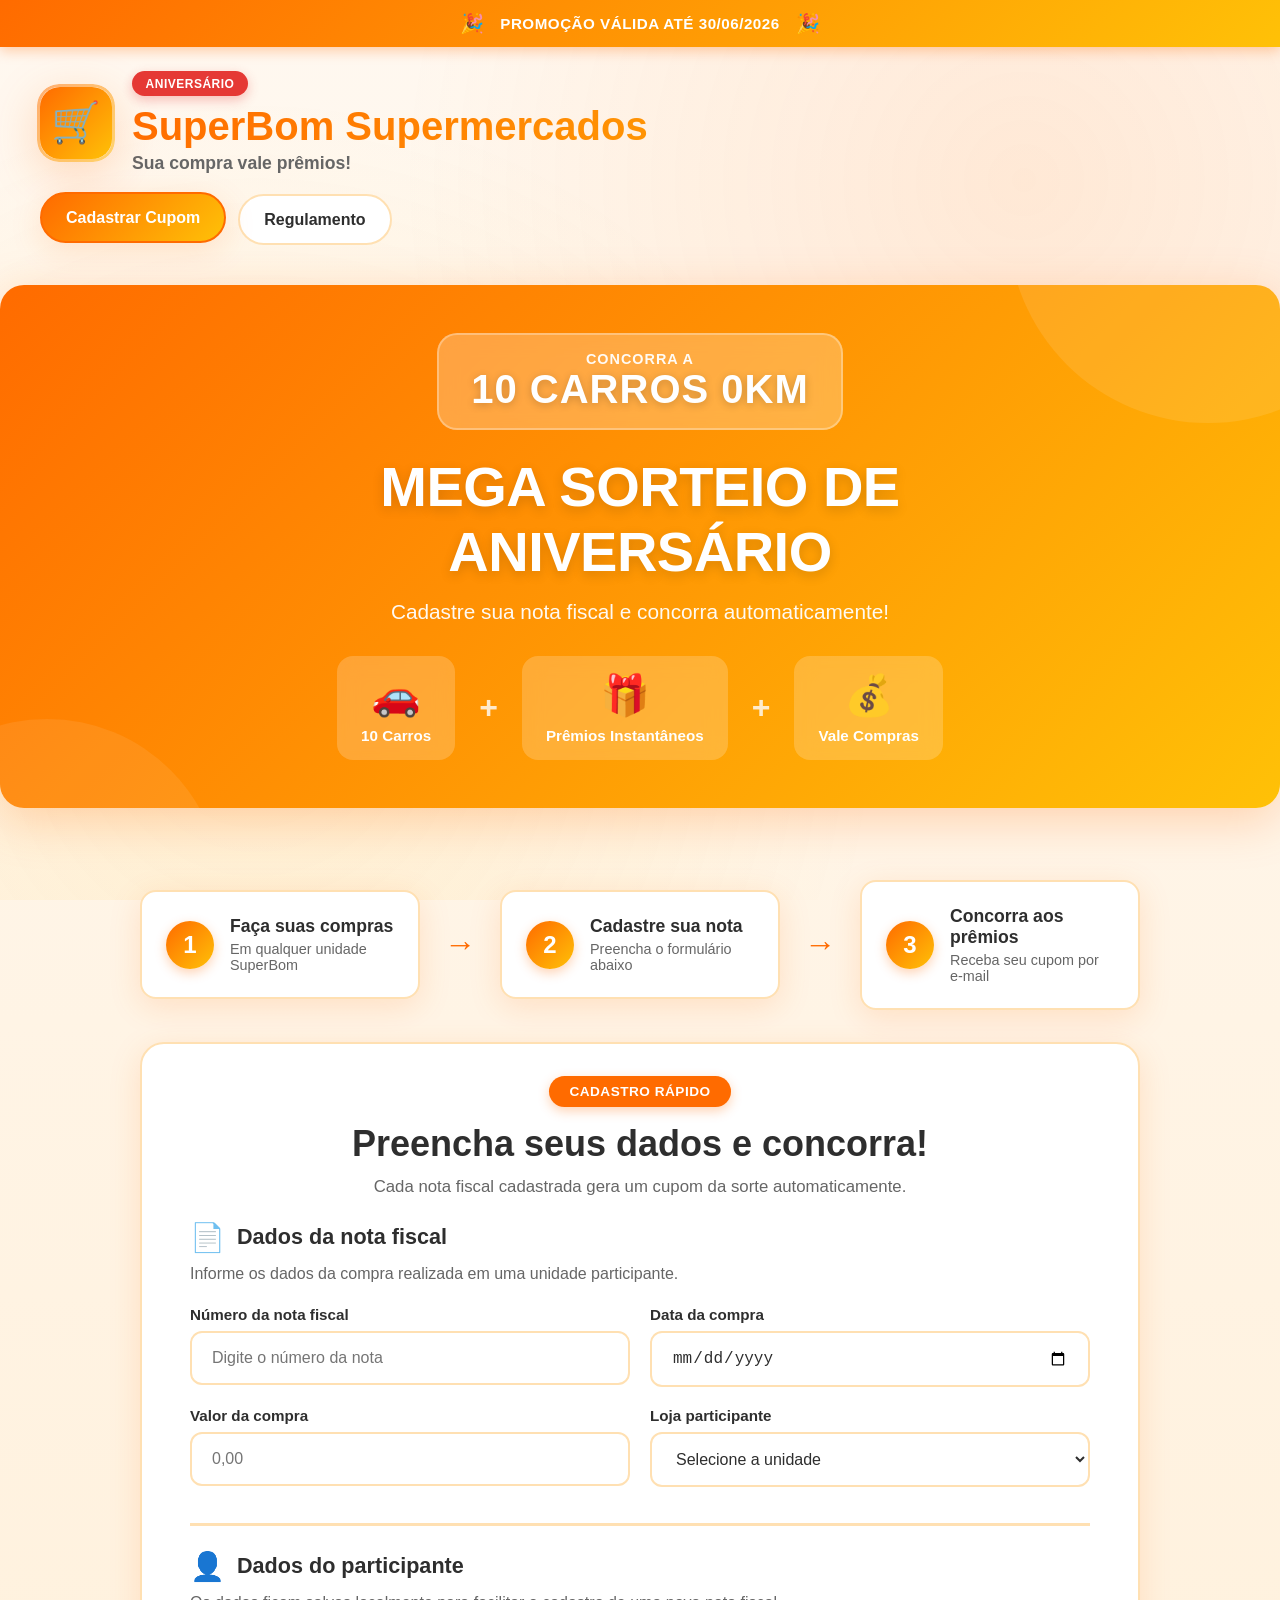
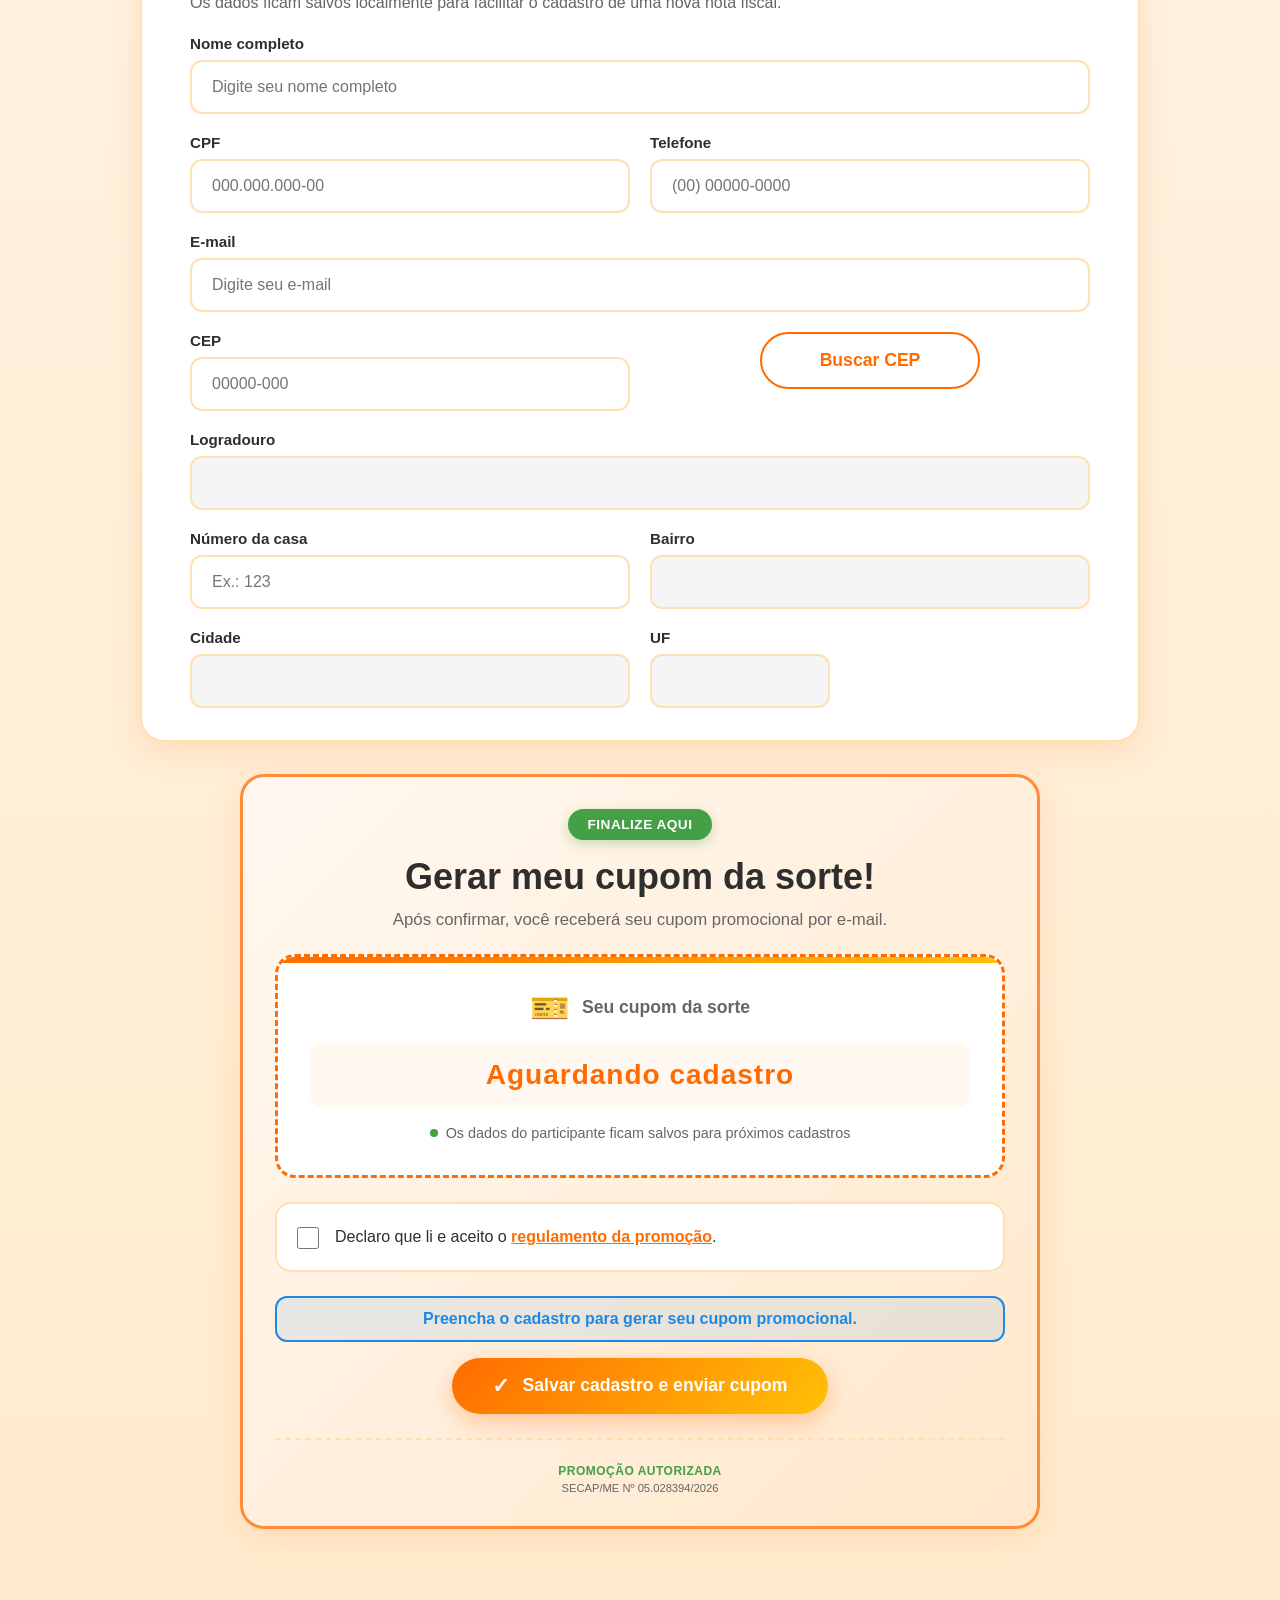
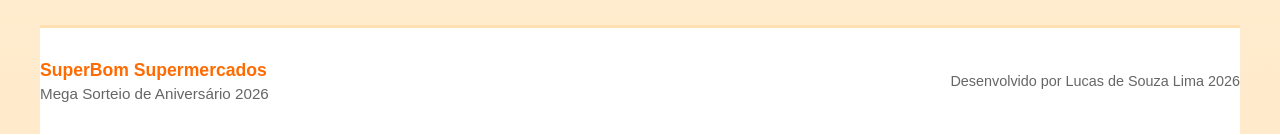
<file: Superbom/index.html>
<!DOCTYPE html>
<html lang="pt-BR">
<head>
  <meta charset="UTF-8">
  <meta name="viewport" content="width=device-width, initial-scale=1.0">
  <meta name="description" content="Super Sorteio Premiado 2026 - cadastre sua nota fiscal, gere seu cupom e concorra a carros.">
  <title>SuperBom Supermercados - MEGA SORTEIO 2026!</title>
  <link rel="stylesheet" href="css/style.css">
  <script src="js/app.js" defer></script>
</head>
<body>
  <div class="promo-ribbon">
    <div class="ribbon-content">
      <span class="ribbon-icon">🎉</span>
      <span class="ribbon-text">PROMOÇÃO VÁLIDA ATÉ 30/06/2026</span>
      <span class="ribbon-icon">🎉</span>
    </div>
  </div>

  <header class="site-header">
    <div class="brand">
      <div class="brand-mark" aria-hidden="true">🛒</div>
      <div class="brand-info">
        <div class="anniversary-badge">ANIVERSÁRIO</div>
        <h1>SuperBom Supermercados</h1>
        <p class="brand-tagline">Sua compra vale prêmios!</p>
      </div>
    </div>

    <nav aria-label="Menu principal">
      <ul class="nav-list">
        <li><a class="active" href="index.html">Cadastrar Cupom</a></li>
        <li><a href="regulamento.html">Regulamento</a></li>
      </ul>
    </nav>
  </header>

  <div class="hero-banner">
    <div class="hero-content">
      <div class="hero-badge">
        <span class="hero-badge-text">CONCORRA A</span>
        <span class="hero-badge-prize">10 CARROS 0KM</span>
      </div>
      <h2 class="hero-title">MEGA SORTEIO DE ANIVERSÁRIO</h2>
      <p class="hero-subtitle">Cadastre sua nota fiscal e concorra automaticamente!</p>
      <div class="hero-prizes">
        <div class="prize-item">
          <span class="prize-icon">🚗</span>
          <span class="prize-label">10 Carros</span>
        </div>
        <div class="prize-separator">+</div>
        <div class="prize-item">
          <span class="prize-icon">🎁</span>
          <span class="prize-label">Prêmios Instantâneos</span>
        </div>
        <div class="prize-separator">+</div>
        <div class="prize-item">
          <span class="prize-icon">💰</span>
          <span class="prize-label">Vale Compras</span>
        </div>
      </div>
    </div>
  </div>

  <main class="page home-page">
    <div class="promo-steps">
      <div class="step-card">
        <div class="step-number">1</div>
        <div class="step-content">
          <h3>Faça suas compras</h3>
          <p>Em qualquer unidade SuperBom</p>
        </div>
      </div>
      <div class="step-arrow">→</div>
      <div class="step-card">
        <div class="step-number">2</div>
        <div class="step-content">
          <h3>Cadastre sua nota</h3>
          <p>Preencha o formulário abaixo</p>
        </div>
      </div>
      <div class="step-arrow">→</div>
      <div class="step-card">
        <div class="step-number">3</div>
        <div class="step-content">
          <h3>Concorra aos prêmios</h3>
          <p>Receba seu cupom por e-mail</p>
        </div>
      </div>
    </div>

    <section class="home-stack">
      <article class="card home-card cadastro-card">
        <div class="section-title-promo">
          <div class="title-badge">CADASTRO RÁPIDO</div>
          <h2>Preencha seus dados e concorra!</h2>
          <p>Cada nota fiscal cadastrada gera um cupom da sorte automaticamente.</p>
        </div>

        <form id="formCadastro" class="form-grid cadastro-form-grid" novalidate>
          <div class="form-divider full">
            <div class="divider-header">
              <span class="divider-icon">📄</span>
              <h3>Dados da nota fiscal</h3>
            </div>
            <p>Informe os dados da compra realizada em uma unidade participante.</p>
          </div>

          <div class="field">
            <label for="numeroNota">Número da nota fiscal</label>
            <input type="text" id="numeroNota" name="numeroNota" placeholder="Digite o número da nota" maxlength="30" required>
          </div>

          <div class="field">
            <label for="dataCompra">Data da compra</label>
            <input type="date" id="dataCompra" name="dataCompra" required>
          </div>

          <div class="field">
            <label for="valorCompra">Valor da compra</label>
            <input type="number" id="valorCompra" name="valorCompra" placeholder="0,00" step="0.01" min="0.01" required>
          </div>

          <div class="field">
            <label for="loja">Loja participante</label>
            <select id="loja" name="loja" required>
              <option value="">Selecione a unidade</option>
              <option value="Unidade Centro">Unidade Centro</option>
              <option value="Unidade Norte">Unidade Norte</option>
              <option value="Unidade Sul">Unidade Sul</option>
              <option value="Unidade Leste">Unidade Leste</option>
              <option value="Unidade Oeste">Unidade Oeste</option>
            </select>
          </div>

          <div class="form-divider full">
            <div class="divider-header">
              <span class="divider-icon">👤</span>
              <h3>Dados do participante</h3>
            </div>
            <p>Os dados ficam salvos localmente para facilitar o cadastro de uma nova nota fiscal.</p>
          </div>

          <div class="field full">
            <label for="nome">Nome completo</label>
            <input type="text" id="nome" name="nome" placeholder="Digite seu nome completo" maxlength="80" required>
          </div>

          <div class="field">
            <label for="cpf">CPF</label>
            <input type="text" id="cpf" name="cpf" placeholder="000.000.000-00" maxlength="14" inputmode="numeric" required>
          </div>

          <div class="field">
            <label for="telefone">Telefone</label>
            <input type="text" id="telefone" name="telefone" placeholder="(00) 00000-0000" maxlength="15" inputmode="numeric" required>
          </div>

          <div class="field full">
            <label for="email">E-mail</label>
            <input type="email" id="email" name="email" placeholder="Digite seu e-mail" maxlength="120" required>
          </div>

          <div class="field">
            <label for="cep">CEP</label>
            <input type="text" id="cep" name="cep" placeholder="00000-000" maxlength="9" inputmode="numeric" required>
          </div>

          <div class="field field-button">
            <label class="sr-only" for="buscarCep">Buscar CEP</label>
            <button type="button" id="buscarCep" class="secondary-btn">Buscar CEP</button>
          </div>

          <div class="field full">
            <label for="logradouro">Logradouro</label>
            <input type="text" id="logradouro" name="logradouro" readonly>
          </div>

          <div class="field">
            <label for="numeroCasa">Número da casa</label>
            <input type="text" id="numeroCasa" name="numeroCasa" placeholder="Ex.: 123" maxlength="20" required>
          </div>

          <div class="field">
            <label for="bairro">Bairro</label>
            <input type="text" id="bairro" name="bairro" readonly>
          </div>

          <div class="field">
            <label for="cidade">Cidade</label>
            <input type="text" id="cidade" name="cidade" readonly>
          </div>

          <div class="field field-uf">
            <label for="uf">UF</label>
            <input type="text" id="uf" name="uf" readonly>
          </div>
        </form>
      </article>

      <section class="card home-card home-actions promo-card">
        <div class="section-title-promo">
          <div class="title-badge success-badge">FINALIZE AQUI</div>
          <h2>Gerar meu cupom da sorte!</h2>
          <p>Após confirmar, você receberá seu cupom promocional por e-mail.</p>
        </div>

        <div class="cupom-box">
          <div class="cupom-header">
            <span class="cupom-icon">🎫</span>
            <span class="cupom-label">Seu cupom da sorte</span>
          </div>
          <strong id="cupomGerado" class="cupom-code">Aguardando cadastro</strong>
          <div class="cupom-footer">
            <span class="pulse-dot"></span>
            <small class="status-text">Os dados do participante ficam salvos para próximos cadastros</small>
          </div>
        </div>

        <div class="check-field">
          <input type="checkbox" id="aceiteRegulamento" name="aceiteRegulamento">
          <label for="aceiteRegulamento">
            Declaro que li e aceito o
            <a href="regulamento.html">regulamento da promoção</a>.
          </label>
        </div>

        <div id="mensagem" class="message" role="status" aria-live="polite"></div>

        <div class="actions actions-centered">
          <button type="button" id="salvarCadastro" class="primary-btn">
            <span class="btn-icon">✓</span>
            Salvar cadastro e enviar cupom
          </button>
        </div>

        <div class="promo-seal">
          <span class="seal-text">PROMOÇÃO AUTORIZADA</span>
          <span class="seal-detail">SECAP/ME Nº 05.028394/2026</span>
        </div>
      </section>
    </section>
  </main>

  <footer class="site-footer">
    <div class="footer-content">
      <div class="footer-promo">
        <strong>SuperBom Supermercados</strong>
        <p>Mega Sorteio de Aniversário 2026</p>
      </div>
      <div class="footer-credits">
        <p>Desenvolvido por Lucas de Souza Lima 2026</p>
      </div>
    </div>
  </footer>
</body>
</html>
</file>
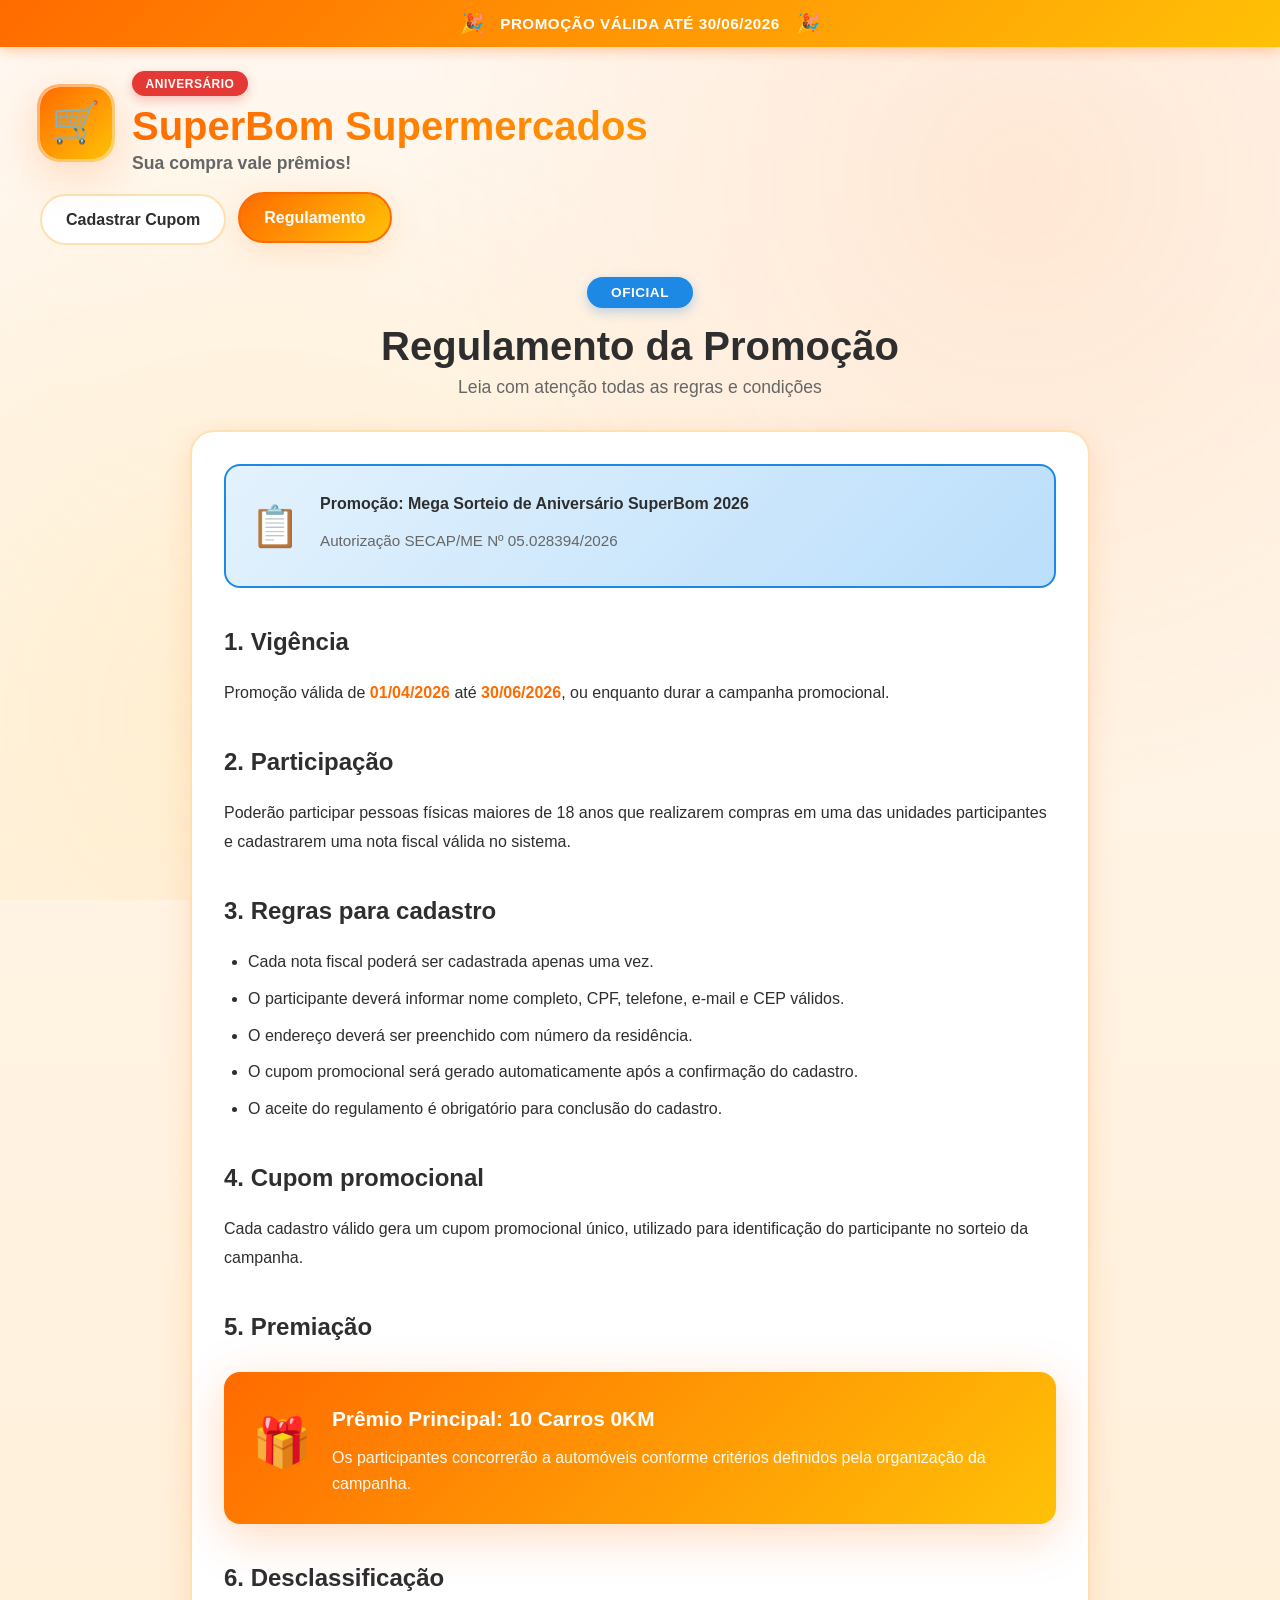
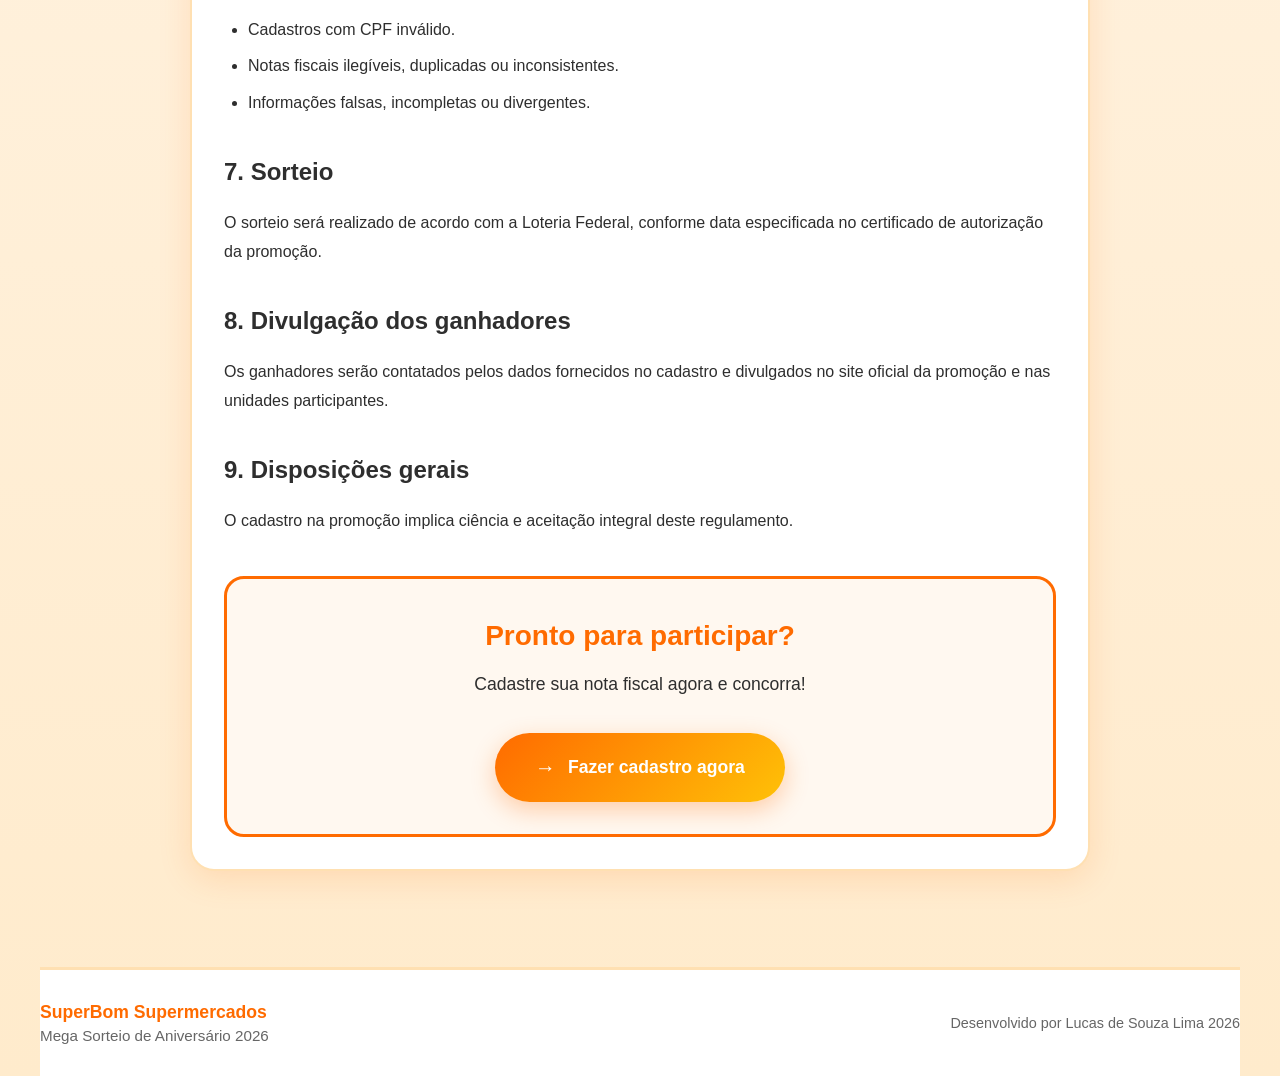
<file: Superbom/regulamento.html>
<!DOCTYPE html>
<html lang="pt-BR">
<head>
  <meta charset="UTF-8">
  <meta name="viewport" content="width=device-width, initial-scale=1.0">
  <meta name="description" content="Regulamento da promoção Super Sorteio Premiado 2026.">
  <title>SuperBom Supermercados - Regulamento</title>
  <link rel="stylesheet" href="css/style.css">
</head>
<body>
  <div class="promo-ribbon">
    <div class="ribbon-content">
      <span class="ribbon-icon">🎉</span>
      <span class="ribbon-text">PROMOÇÃO VÁLIDA ATÉ 30/06/2026</span>
      <span class="ribbon-icon">🎉</span>
    </div>
  </div>

  <header class="site-header">
    <div class="brand">
      <div class="brand-mark" aria-hidden="true">🛒</div>
      <div class="brand-info">
        <div class="anniversary-badge">ANIVERSÁRIO</div>
        <h1>SuperBom Supermercados</h1>
        <p class="brand-tagline">Sua compra vale prêmios!</p>
      </div>
    </div>

    <nav aria-label="Menu principal">
      <ul class="nav-list">
        <li><a href="index.html">Cadastrar Cupom</a></li>
        <li><a class="active" href="regulamento.html">Regulamento</a></li>
      </ul>
    </nav>
  </header>

  <main class="page narrow-page">
    <div class="regulamento-header">
      <div class="reg-badge">OFICIAL</div>
      <h2>Regulamento da Promoção</h2>
      <p>Leia com atenção todas as regras e condições</p>
    </div>

    <section class="card prose">
      <div class="info-box">
        <div class="info-icon">📋</div>
        <div class="info-content">
          <strong>Promoção: Mega Sorteio de Aniversário SuperBom 2026</strong>
          <p>Autorização SECAP/ME Nº 05.028394/2026</p>
        </div>
      </div>

      <h3>1. Vigência</h3>
      <p>
        Promoção válida de <strong>01/04/2026</strong> até <strong>30/06/2026</strong>,
        ou enquanto durar a campanha promocional.
      </p>

      <h3>2. Participação</h3>
      <p>
        Poderão participar pessoas físicas maiores de 18 anos que realizarem compras em uma
        das unidades participantes e cadastrarem uma nota fiscal válida no sistema.
      </p>

      <h3>3. Regras para cadastro</h3>
      <ul>
        <li>Cada nota fiscal poderá ser cadastrada apenas uma vez.</li>
        <li>O participante deverá informar nome completo, CPF, telefone, e-mail e CEP válidos.</li>
        <li>O endereço deverá ser preenchido com número da residência.</li>
        <li>O cupom promocional será gerado automaticamente após a confirmação do cadastro.</li>
        <li>O aceite do regulamento é obrigatório para conclusão do cadastro.</li>
      </ul>

      <h3>4. Cupom promocional</h3>
      <p>
        Cada cadastro válido gera um cupom promocional único, utilizado para identificação
        do participante no sorteio da campanha.
      </p>

      <h3>5. Premiação</h3>
      <div class="prize-highlight">
        <div class="prize-highlight-icon">🎁</div>
        <div class="prize-highlight-content">
          <strong>Prêmio Principal: 10 Carros 0KM</strong>
          <p>Os participantes concorrerão a automóveis conforme critérios definidos pela organização da campanha.</p>
        </div>
      </div>

      <h3>6. Desclassificação</h3>
      <ul>
        <li>Cadastros com CPF inválido.</li>
        <li>Notas fiscais ilegíveis, duplicadas ou inconsistentes.</li>
        <li>Informações falsas, incompletas ou divergentes.</li>
      </ul>

      <h3>7. Sorteio</h3>
      <p>
        O sorteio será realizado de acordo com a Loteria Federal, conforme data especificada
        no certificado de autorização da promoção.
      </p>

      <h3>8. Divulgação dos ganhadores</h3>
      <p>
        Os ganhadores serão contatados pelos dados fornecidos no cadastro e divulgados
        no site oficial da promoção e nas unidades participantes.
      </p>

      <h3>9. Disposições gerais</h3>
      <p>
        O cadastro na promoção implica ciência e aceitação integral deste regulamento.
      </p>

      <div class="cta-box">
        <h3>Pronto para participar?</h3>
        <p>Cadastre sua nota fiscal agora e concorra!</p>
        <a href="index.html" class="primary-btn">
          <span class="btn-icon">→</span>
          Fazer cadastro agora
        </a>
      </div>
    </section>
  </main>

  <footer class="site-footer">
    <div class="footer-content">
      <div class="footer-promo">
        <strong>SuperBom Supermercados</strong>
        <p>Mega Sorteio de Aniversário 2026</p>
      </div>
      <div class="footer-credits">
        <p>Desenvolvido por Lucas de Souza Lima 2026</p>
      </div>
    </div>
  </footer>
</body>
</html>
</file>
<file: Superbom/css/style.css>
:root {
  --orange-primary: #FF6B00;
  --orange-dark: #E65100;
  --orange-light: #FF8C3A;
  --yellow-accent: #FFC107;
  --red-promo: #E53935;
  --green-success: #43A047;
  --blue-info: #1E88E5;

  --bg-gradient: linear-gradient(135deg, #FF6B00 0%, #FFC107 100%);
  --surface: #ffffff;
  --surface-soft: #FFF8F0;
  --border: #FFE0B2;
  --text-dark: #2E2E2E;
  --text-light: #666666;
  --shadow: 0 8px 32px rgba(255, 107, 0, 0.15);
  --shadow-strong: 0 12px 48px rgba(255, 107, 0, 0.25);
  --radius: 16px;
  --radius-large: 24px;
}

* {
  box-sizing: border-box;
  margin: 0;
  padding: 0;
}

html {
  scroll-behavior: smooth;
}

body {
  min-height: 100vh;
  font-family: -apple-system, BlinkMacSystemFont, 'Segoe UI', 'Roboto', 'Oxygen', 'Ubuntu', 'Cantarell', sans-serif;
  color: var(--text-dark);
  background: linear-gradient(180deg, #FFF8F0 0%, #FFEBCC 100%);
  position: relative;
}

body::before {
  content: '';
  position: fixed;
  top: 0;
  left: 0;
  right: 0;
  bottom: 0;
  background-image:
    radial-gradient(circle at 20% 80%, rgba(255, 193, 7, 0.1) 0%, transparent 50%),
    radial-gradient(circle at 80% 20%, rgba(255, 107, 0, 0.1) 0%, transparent 50%);
  pointer-events: none;
  z-index: 0;
}

.promo-ribbon {
  background: var(--bg-gradient);
  color: white;
  padding: 0.75rem 1rem;
  text-align: center;
  font-weight: 700;
  font-size: 0.95rem;
  letter-spacing: 0.5px;
  box-shadow: 0 4px 12px rgba(255, 107, 0, 0.3);
  position: sticky;
  top: 0;
  z-index: 100;
  animation: slideDown 0.5s ease-out;
}

@keyframes slideDown {
  from {
    transform: translateY(-100%);
  }
  to {
    transform: translateY(0);
  }
}

.ribbon-content {
  display: flex;
  align-items: center;
  justify-content: center;
  gap: 1rem;
  max-width: 1200px;
  margin: 0 auto;
}

.ribbon-icon {
  font-size: 1.2rem;
  animation: bounce 2s infinite;
}

@keyframes bounce {
  0%, 100% { transform: translateY(0); }
  50% { transform: translateY(-5px); }
}

.ribbon-text {
  text-transform: uppercase;
}

.site-header,
.page,
.site-footer {
  width: min(1200px, calc(100% - 2rem));
  margin: 0 auto;
  position: relative;
  z-index: 1;
}

.site-header {
  padding: 1.5rem 0 1rem;
}

.brand {
  display: flex;
  align-items: center;
  gap: 1.25rem;
  margin-bottom: 1.25rem;
}

.brand-mark {
  width: 72px;
  height: 72px;
  border-radius: 20px;
  display: grid;
  place-items: center;
  font-size: 2.5rem;
  background: var(--bg-gradient);
  color: white;
  box-shadow: var(--shadow-strong);
  position: relative;
  animation: pulse 3s infinite;
}

@keyframes pulse {
  0%, 100% { transform: scale(1); }
  50% { transform: scale(1.05); }
}

.brand-mark::after {
  content: '';
  position: absolute;
  inset: -3px;
  border-radius: 22px;
  padding: 3px;
  background: var(--bg-gradient);
  -webkit-mask: linear-gradient(#fff 0 0) content-box, linear-gradient(#fff 0 0);
  mask: linear-gradient(#fff 0 0) content-box, linear-gradient(#fff 0 0);
  -webkit-mask-composite: xor;
  mask-composite: exclude;
  opacity: 0.5;
}

.brand-info {
  flex: 1;
}

.anniversary-badge {
  display: inline-block;
  background: var(--red-promo);
  color: white;
  padding: 0.35rem 0.85rem;
  border-radius: 20px;
  font-size: 0.75rem;
  font-weight: 700;
  letter-spacing: 0.5px;
  text-transform: uppercase;
  margin-bottom: 0.5rem;
  box-shadow: 0 4px 12px rgba(229, 57, 53, 0.3);
}

.brand h1 {
  font-size: clamp(1.75rem, 1.5rem + 1.5vw, 2.5rem);
  background: var(--bg-gradient);
  -webkit-background-clip: text;
  -webkit-text-fill-color: transparent;
  background-clip: text;
  font-weight: 900;
  margin-bottom: 0.25rem;
}

.brand-tagline {
  color: var(--text-light);
  font-size: 1.1rem;
  font-weight: 600;
}

.nav-list {
  list-style: none;
  display: flex;
  gap: 0.75rem;
  flex-wrap: wrap;
}

.nav-list a {
  display: inline-flex;
  padding: 0.9rem 1.5rem;
  border-radius: 50px;
  background: white;
  border: 2px solid var(--border);
  transition: all 0.3s ease;
  color: var(--text-dark);
  font-weight: 600;
  text-decoration: none;
}

.nav-list a.active,
.nav-list a:hover,
.nav-list a:focus-visible {
  background: var(--bg-gradient);
  color: white;
  border-color: var(--orange-primary);
  transform: translateY(-2px);
  box-shadow: var(--shadow);
  outline: none;
}

.hero-banner {
  background: var(--bg-gradient);
  margin: 1.5rem auto;
  padding: 3rem 2rem;
  border-radius: var(--radius-large);
  box-shadow: var(--shadow-strong);
  text-align: center;
  color: white;
  position: relative;
  overflow: hidden;
}

.hero-banner::before {
  content: '';
  position: absolute;
  top: -50%;
  right: -10%;
  width: 400px;
  height: 400px;
  background: rgba(255, 255, 255, 0.1);
  border-radius: 50%;
  animation: float 6s infinite ease-in-out;
}

.hero-banner::after {
  content: '';
  position: absolute;
  bottom: -50%;
  left: -10%;
  width: 350px;
  height: 350px;
  background: rgba(255, 255, 255, 0.08);
  border-radius: 50%;
  animation: float 8s infinite ease-in-out reverse;
}

@keyframes float {
  0%, 100% { transform: translate(0, 0) rotate(0deg); }
  50% { transform: translate(30px, -30px) rotate(180deg); }
}

.hero-content {
  position: relative;
  z-index: 1;
  max-width: 900px;
  margin: 0 auto;
}

.hero-badge {
  display: inline-flex;
  flex-direction: column;
  background: rgba(255, 255, 255, 0.25);
  backdrop-filter: blur(10px);
  padding: 1rem 2rem;
  border-radius: 20px;
  border: 2px solid rgba(255, 255, 255, 0.3);
  margin-bottom: 1.5rem;
}

.hero-badge-text {
  font-size: 0.9rem;
  font-weight: 600;
  letter-spacing: 1px;
  opacity: 0.95;
}

.hero-badge-prize {
  font-size: 2.5rem;
  font-weight: 900;
  letter-spacing: 1px;
  text-shadow: 0 2px 8px rgba(0, 0, 0, 0.2);
}

.hero-title {
  font-size: clamp(2rem, 2rem + 2vw, 3.5rem);
  font-weight: 900;
  margin-bottom: 1rem;
  text-shadow: 0 4px 12px rgba(0, 0, 0, 0.15);
  letter-spacing: -0.5px;
}

.hero-subtitle {
  font-size: 1.3rem;
  margin-bottom: 2rem;
  opacity: 0.95;
  font-weight: 500;
}

.hero-prizes {
  display: flex;
  justify-content: center;
  align-items: center;
  gap: 1.5rem;
  flex-wrap: wrap;
  margin-top: 2rem;
}

.prize-item {
  display: flex;
  flex-direction: column;
  align-items: center;
  gap: 0.5rem;
  background: rgba(255, 255, 255, 0.2);
  padding: 1rem 1.5rem;
  border-radius: 16px;
  backdrop-filter: blur(10px);
}

.prize-icon {
  font-size: 2.5rem;
}

.prize-label {
  font-weight: 700;
  font-size: 0.95rem;
}

.prize-separator {
  font-size: 2rem;
  font-weight: 700;
  opacity: 0.8;
}

.promo-steps {
  display: grid;
  grid-template-columns: 1fr auto 1fr auto 1fr;
  gap: 1.5rem;
  margin: 2rem auto;
  max-width: 1000px;
  align-items: center;
}

.step-card {
  background: white;
  padding: 1.5rem;
  border-radius: var(--radius);
  box-shadow: var(--shadow);
  display: flex;
  align-items: center;
  gap: 1rem;
  border: 2px solid var(--border);
  transition: all 0.3s ease;
}

.step-card:hover {
  transform: translateY(-4px);
  box-shadow: var(--shadow-strong);
  border-color: var(--orange-primary);
}

.step-number {
  width: 48px;
  height: 48px;
  background: var(--bg-gradient);
  color: white;
  border-radius: 50%;
  display: grid;
  place-items: center;
  font-size: 1.5rem;
  font-weight: 900;
  flex-shrink: 0;
  box-shadow: 0 4px 12px rgba(255, 107, 0, 0.3);
}

.step-content h3 {
  font-size: 1.1rem;
  margin-bottom: 0.25rem;
  color: var(--text-dark);
}

.step-content p {
  font-size: 0.9rem;
  color: var(--text-light);
}

.step-arrow {
  color: var(--orange-primary);
  font-size: 2rem;
  font-weight: 700;
}

.page {
  padding: 1rem 0 3rem;
}

.narrow-page {
  max-width: 900px;
}

.home-page {
  max-width: 1200px;
}

.home-stack {
  display: flex;
  flex-direction: column;
  align-items: center;
  gap: 2rem;
}

.home-card {
  width: 100%;
}

.cadastro-card {
  max-width: 1000px;
}

.home-actions {
  max-width: 800px;
}

.card {
  background: var(--surface);
  border: 2px solid var(--border);
  border-radius: var(--radius-large);
  box-shadow: var(--shadow);
  padding: 2rem;
  transition: all 0.3s ease;
}

.card:hover {
  box-shadow: var(--shadow-strong);
}

.promo-card {
  background: linear-gradient(135deg, #FFF8F0 0%, #FFE8CC 100%);
  border: 3px solid var(--orange-light);
}

.section-title-promo {
  margin-bottom: 1.5rem;
  text-align: center;
}

.title-badge {
  display: inline-block;
  background: var(--orange-primary);
  color: white;
  padding: 0.5rem 1.25rem;
  border-radius: 20px;
  font-size: 0.85rem;
  font-weight: 700;
  letter-spacing: 0.5px;
  text-transform: uppercase;
  margin-bottom: 1rem;
  box-shadow: 0 4px 12px rgba(255, 107, 0, 0.3);
}

.success-badge {
  background: var(--green-success);
  box-shadow: 0 4px 12px rgba(67, 160, 71, 0.3);
}

.section-title-promo h2 {
  font-size: clamp(1.75rem, 1.5rem + 1vw, 2.25rem);
  margin-bottom: 0.75rem;
  color: var(--text-dark);
  font-weight: 800;
}

.section-title-promo p {
  color: var(--text-light);
  font-size: 1.05rem;
}

.form-grid {
  display: grid;
  grid-template-columns: repeat(2, minmax(0, 1fr));
  gap: 1.25rem;
  align-items: start;
}

.cadastro-form-grid {
  max-width: 900px;
  margin: 0 auto;
}

.full {
  grid-column: 1 / -1;
}

.form-divider {
  padding-top: 1.5rem;
  margin-top: 1rem;
  border-top: 3px solid var(--border);
}

.form-divider:first-of-type {
  border-top: none;
  margin-top: 0;
  padding-top: 0;
}

.divider-header {
  display: flex;
  align-items: center;
  gap: 0.75rem;
  margin-bottom: 0.5rem;
}

.divider-icon {
  font-size: 1.75rem;
}

.form-divider h3 {
  font-size: 1.35rem;
  font-weight: 700;
}

.form-divider p {
  max-width: 600px;
  line-height: 1.5;
  color: var(--text-light);
  margin-top: 0.5rem;
}

.field {
  display: flex;
  flex-direction: column;
  gap: 0.5rem;
  min-width: 0;
}

.field label {
  font-weight: 700;
  font-size: 0.95rem;
  color: var(--text-dark);
}

.field input,
.field select {
  width: 100%;
  min-height: 52px;
  padding: 1rem 1.25rem;
  border: 2px solid var(--border);
  border-radius: 12px;
  background: white;
  color: var(--text-dark);
  font-size: 1rem;
  transition: all 0.2s ease;
}

.field input:focus,
.field select:focus {
  outline: none;
  border-color: var(--orange-primary);
  box-shadow: 0 0 0 4px rgba(255, 107, 0, 0.1);
  transform: translateY(-1px);
}

.field input[readonly] {
  background: #F5F5F5;
  color: var(--text-light);
  cursor: not-allowed;
}

.field-button {
  display: flex;
  align-items: center;
  justify-content: center;
}

.field-button .secondary-btn {
  width: 100%;
  max-width: 220px;
  margin: 0 auto;
}

.field-uf {
  max-width: 180px;
}

.cupom-box {
  background: white;
  border: 3px dashed var(--orange-primary);
  border-radius: 20px;
  padding: 2rem;
  text-align: center;
  margin-bottom: 1.5rem;
  position: relative;
  overflow: hidden;
}

.cupom-box::before {
  content: '';
  position: absolute;
  top: 0;
  left: 0;
  right: 0;
  height: 6px;
  background: var(--bg-gradient);
}

.cupom-header {
  display: flex;
  align-items: center;
  justify-content: center;
  gap: 0.75rem;
  margin-bottom: 1rem;
}

.cupom-icon {
  font-size: 2rem;
}

.cupom-label {
  font-size: 1.1rem;
  color: var(--text-light);
  font-weight: 600;
}

.cupom-code {
  display: block;
  font-size: 1.75rem;
  font-weight: 900;
  color: var(--orange-primary);
  margin: 1rem 0;
  word-break: break-word;
  letter-spacing: 1px;
  padding: 1rem;
  background: var(--surface-soft);
  border-radius: 12px;
}

.cupom-footer {
  display: flex;
  align-items: center;
  justify-content: center;
  gap: 0.5rem;
  margin-top: 1rem;
}

.pulse-dot {
  width: 8px;
  height: 8px;
  background: var(--green-success);
  border-radius: 50%;
  animation: pulse-dot 2s infinite;
}

@keyframes pulse-dot {
  0%, 100% { opacity: 1; transform: scale(1); }
  50% { opacity: 0.5; transform: scale(1.2); }
}

.status-text {
  color: var(--text-light);
  font-size: 0.9rem;
  line-height: 1.4;
}

.check-field {
  display: flex;
  align-items: flex-start;
  gap: 1rem;
  padding: 1.25rem;
  border: 2px solid var(--border);
  border-radius: 16px;
  background: white;
  margin-bottom: 1.5rem;
}

.check-field input {
  margin-top: 0.2rem;
  width: 22px;
  height: 22px;
  accent-color: var(--orange-primary);
  cursor: pointer;
}

.check-field label {
  line-height: 1.6;
  color: var(--text-dark);
}

.check-field a {
  color: var(--orange-primary);
  font-weight: 700;
  text-decoration: underline;
}

.check-field a:hover {
  color: var(--orange-dark);
}

.actions {
  display: flex;
  gap: 1rem;
  flex-wrap: wrap;
}

.actions-centered {
  justify-content: center;
}

.primary-btn,
.secondary-btn {
  min-height: 56px;
  border-radius: 50px;
  padding: 1rem 2.5rem;
  border: none;
  font-weight: 700;
  font-size: 1.1rem;
  transition: all 0.3s ease;
  cursor: pointer;
  display: inline-flex;
  align-items: center;
  justify-content: center;
  gap: 0.75rem;
  text-decoration: none;
}

.primary-btn {
  background: var(--bg-gradient);
  color: white;
  box-shadow: 0 8px 24px rgba(255, 107, 0, 0.3);
}

.primary-btn:hover {
  transform: translateY(-3px);
  box-shadow: 0 12px 32px rgba(255, 107, 0, 0.4);
}

.primary-btn:active {
  transform: translateY(-1px);
}

.secondary-btn {
  background: white;
  color: var(--orange-primary);
  border: 2px solid var(--orange-primary);
}

.secondary-btn:hover {
  background: var(--orange-primary);
  color: white;
  transform: translateY(-2px);
  box-shadow: var(--shadow);
}

.btn-icon {
  font-size: 1.3rem;
  font-weight: 900;
}

.promo-seal {
  margin-top: 1.5rem;
  padding-top: 1.5rem;
  border-top: 2px dashed var(--border);
  text-align: center;
}

.seal-text {
  display: block;
  font-size: 0.75rem;
  font-weight: 700;
  color: var(--green-success);
  text-transform: uppercase;
  letter-spacing: 0.5px;
}

.seal-detail {
  display: block;
  font-size: 0.7rem;
  color: var(--text-light);
  margin-top: 0.25rem;
}

.message {
  min-height: 28px;
  margin-bottom: 1rem;
  font-weight: 700;
  text-align: center;
  padding: 0.75rem 1rem;
  border-radius: 12px;
  font-size: 1rem;
}

.message.success {
  background: rgba(67, 160, 71, 0.1);
  color: var(--green-success);
  border: 2px solid var(--green-success);
}

.message.error {
  background: rgba(229, 57, 53, 0.1);
  color: var(--red-promo);
  border: 2px solid var(--red-promo);
}

.message.info {
  background: rgba(30, 136, 229, 0.1);
  color: var(--blue-info);
  border: 2px solid var(--blue-info);
}

.regulamento-header {
  text-align: center;
  margin-bottom: 2rem;
}

.reg-badge {
  display: inline-block;
  background: var(--blue-info);
  color: white;
  padding: 0.5rem 1.5rem;
  border-radius: 20px;
  font-size: 0.85rem;
  font-weight: 700;
  letter-spacing: 0.5px;
  text-transform: uppercase;
  margin-bottom: 1rem;
  box-shadow: 0 4px 12px rgba(30, 136, 229, 0.3);
}

.regulamento-header h2 {
  font-size: 2.5rem;
  margin-bottom: 0.5rem;
  color: var(--text-dark);
}

.regulamento-header p {
  color: var(--text-light);
  font-size: 1.1rem;
}

.prose {
  line-height: 1.8;
}

.prose h3 {
  margin: 2rem 0 1rem;
  color: var(--text-dark);
  font-size: 1.5rem;
  font-weight: 700;
}

.prose p {
  color: var(--text-dark);
  margin-bottom: 1rem;
}

.prose ul {
  padding-left: 1.5rem;
  margin-bottom: 1rem;
}

.prose li {
  color: var(--text-dark);
  margin-bottom: 0.5rem;
}

.prose strong {
  color: var(--orange-primary);
}

.info-box {
  display: flex;
  gap: 1.25rem;
  background: linear-gradient(135deg, #E3F2FD 0%, #BBDEFB 100%);
  padding: 1.5rem;
  border-radius: 16px;
  margin-bottom: 2rem;
  border: 2px solid var(--blue-info);
}

.info-icon {
  font-size: 2.5rem;
  flex-shrink: 0;
}

.info-content strong {
  display: block;
  margin-bottom: 0.5rem;
  color: var(--text-dark);
}

.info-content p {
  color: var(--text-light);
  margin: 0;
  font-size: 0.95rem;
}

.prize-highlight {
  display: flex;
  gap: 1.25rem;
  background: var(--bg-gradient);
  color: white;
  padding: 1.75rem;
  border-radius: 16px;
  margin: 1.5rem 0;
  box-shadow: var(--shadow-strong);
}

.prize-highlight-icon {
  font-size: 3rem;
  flex-shrink: 0;
}

.prize-highlight-content strong {
  display: block;
  margin-bottom: 0.5rem;
  font-size: 1.3rem;
  color: white;
}

.prize-highlight-content p {
  color: rgba(255, 255, 255, 0.95);
  margin: 0;
  line-height: 1.6;
}

.cta-box {
  background: var(--surface-soft);
  border: 3px solid var(--orange-primary);
  border-radius: 20px;
  padding: 2rem;
  text-align: center;
  margin-top: 2.5rem;
}

.cta-box h3 {
  margin: 0 0 0.5rem 0;
  color: var(--orange-primary);
  font-size: 1.75rem;
}

.cta-box p {
  margin-bottom: 1.5rem;
  font-size: 1.1rem;
}

.cta-box .primary-btn {
  margin-top: 0.5rem;
}

.site-footer {
  padding: 2rem 0;
  background: white;
  border-top: 3px solid var(--border);
  margin-top: 3rem;
}

.footer-content {
  display: flex;
  justify-content: space-between;
  align-items: center;
  flex-wrap: wrap;
  gap: 1.5rem;
}

.footer-promo strong {
  display: block;
  color: var(--orange-primary);
  font-size: 1.1rem;
  margin-bottom: 0.25rem;
}

.footer-promo p {
  color: var(--text-light);
  font-size: 0.95rem;
}

.footer-credits p {
  color: var(--text-light);
  font-size: 0.9rem;
}

.sr-only {
  position: absolute;
  width: 1px;
  height: 1px;
  padding: 0;
  margin: -1px;
  overflow: hidden;
  clip: rect(0, 0, 0, 0);
  white-space: nowrap;
  border: 0;
}

@media (max-width: 900px) {
  .promo-steps {
    grid-template-columns: 1fr;
  }

  .step-arrow {
    display: none;
  }

  .cadastro-card,
  .home-actions {
    max-width: 100%;
  }

  .hero-badge-prize {
    font-size: 2rem;
  }

  .hero-prizes {
    gap: 1rem;
  }
}

@media (max-width: 720px) {
  .form-grid {
    grid-template-columns: 1fr;
  }

  .check-field {
    flex-direction: column;
    align-items: stretch;
  }

  .field-uf {
    max-width: 100%;
  }

  .hero-banner {
    padding: 2rem 1.5rem;
  }

  .brand-mark {
    width: 60px;
    height: 60px;
    font-size: 2rem;
  }

  .footer-content {
    flex-direction: column;
    text-align: center;
  }
}

@media (max-width: 520px) {
  .site-header,
  .page,
  .site-footer {
    width: calc(100% - 1rem);
  }

  .card {
    padding: 1.5rem;
  }

  .actions-centered {
    flex-direction: column;
  }

  .actions-centered button {
    width: 100%;
  }

  .ribbon-content {
    font-size: 0.85rem;
  }

  .prize-item {
    padding: 0.75rem 1rem;
  }

  .prize-icon {
    font-size: 2rem;
  }
}
</file>
